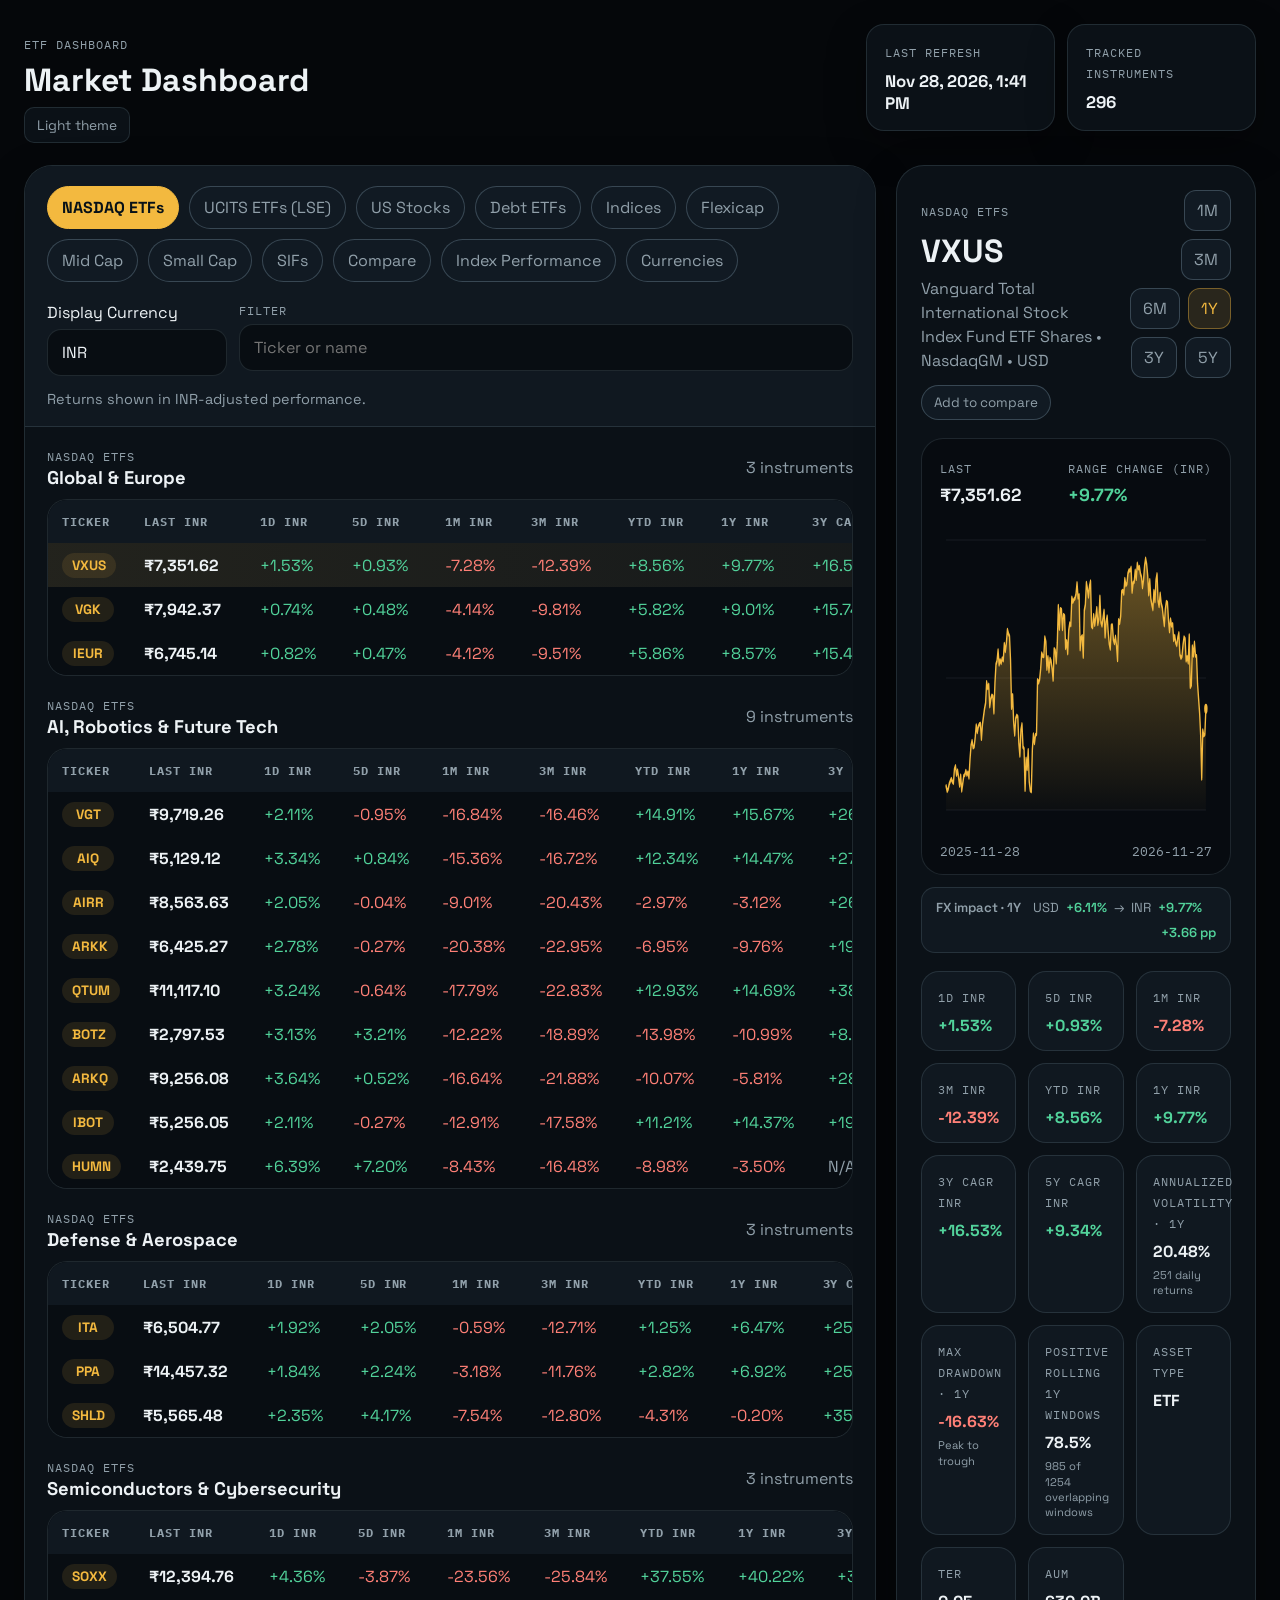
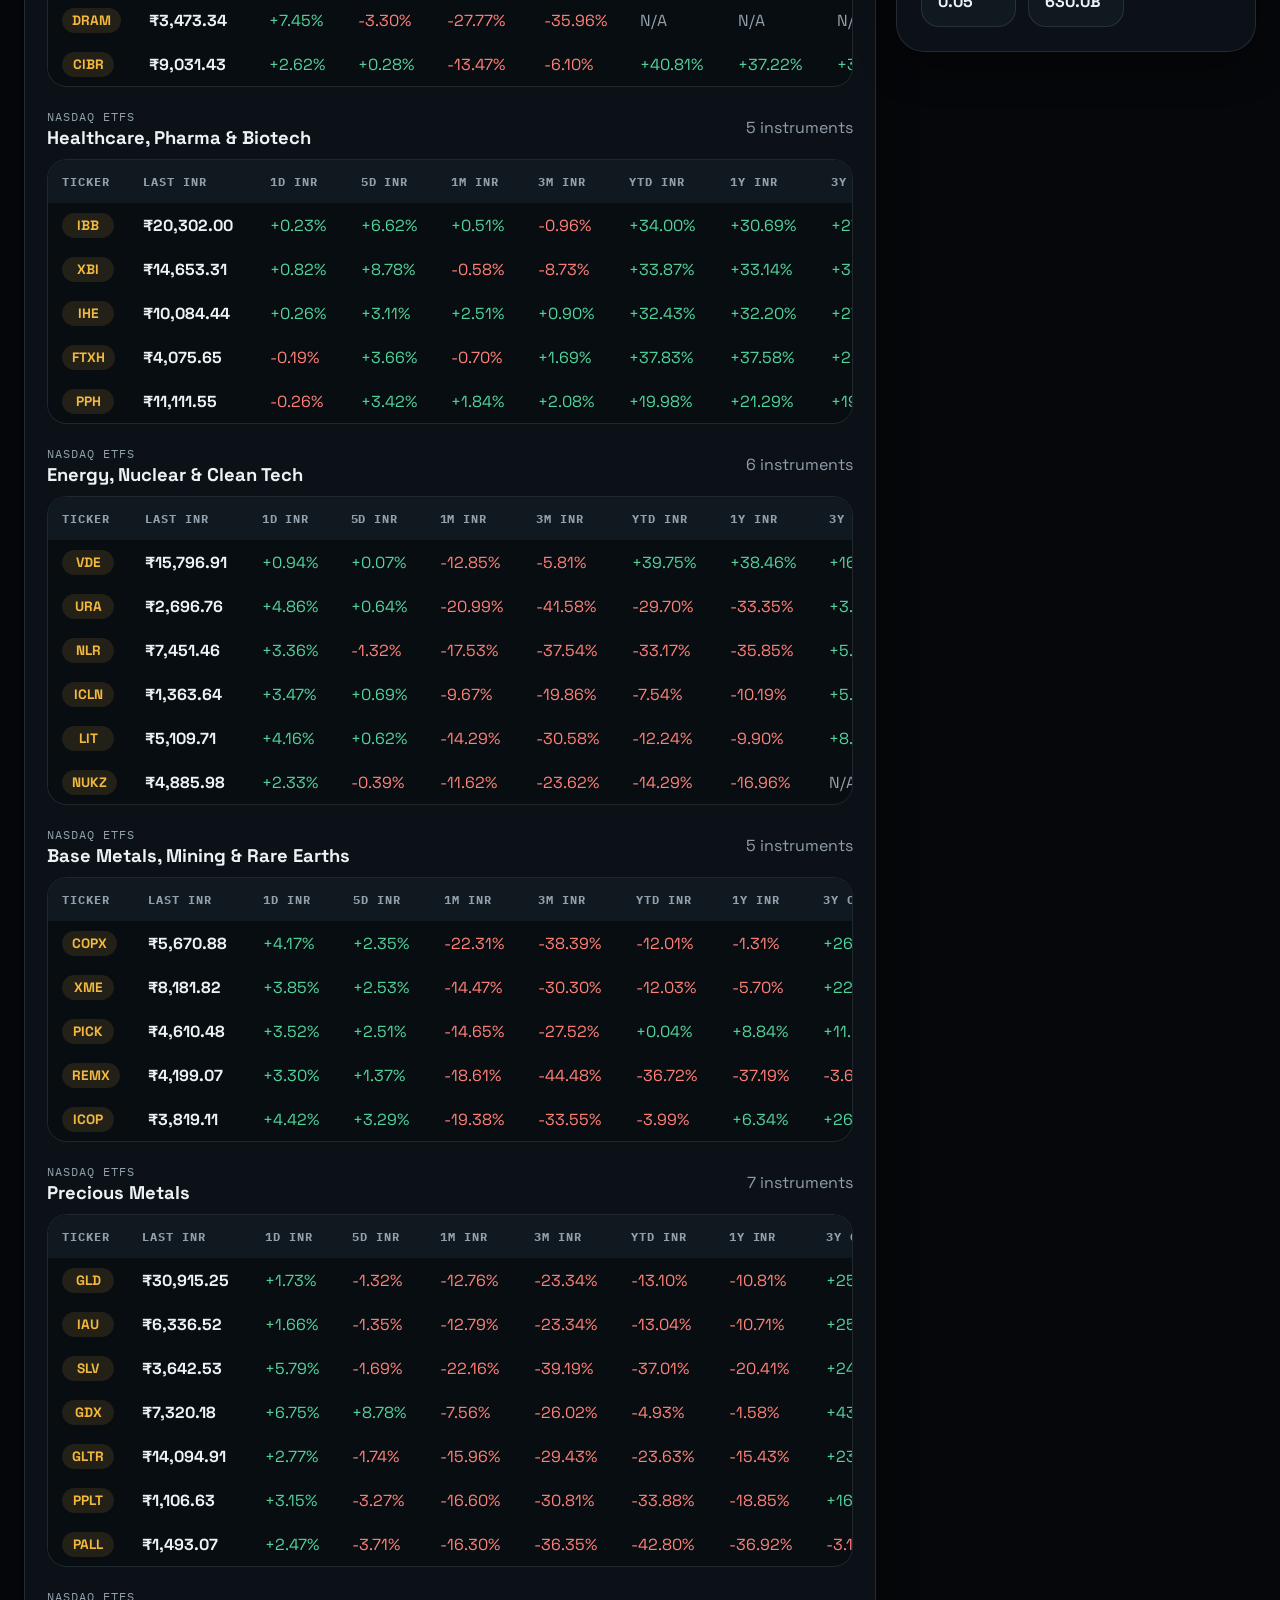
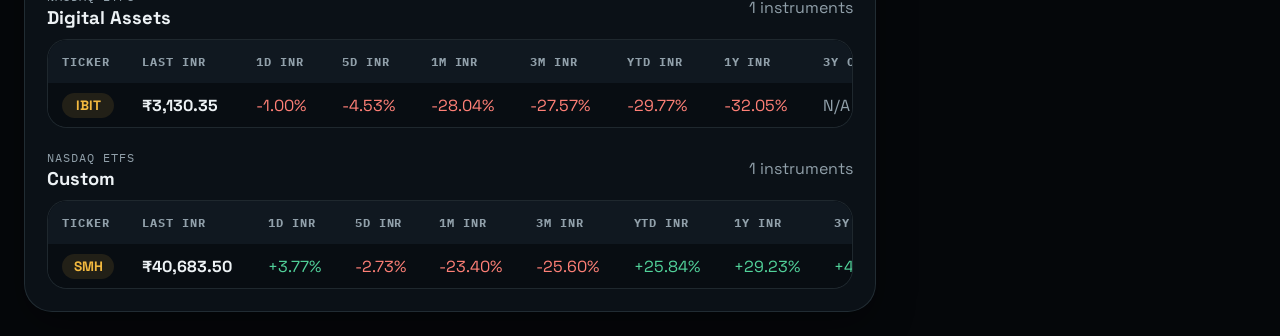
<file: index.html>
<!DOCTYPE html>
<html lang="en">
<head>
  <meta charset="UTF-8">
  <meta name="viewport" content="width=device-width, initial-scale=1.0">
  <title>ETF Dashboard</title>
  <link rel="preconnect" href="https://fonts.googleapis.com">
  <link rel="preconnect" href="https://fonts.gstatic.com" crossorigin>
  <link href="https://fonts.googleapis.com/css2?family=Space+Grotesk:wght@400;500;700&family=IBM+Plex+Mono:wght@400;500&display=swap" rel="stylesheet">
  <link rel="stylesheet" href="styles.css?v=20261125-2">
</head>
<body>
  <div class="page-shell">
    <header class="hero">
      <div class="hero-copy">
        <p class="eyebrow">ETF Dashboard</p>
        <h1>Market Dashboard</h1>
        <button id="theme-toggle" class="theme-toggle" type="button" aria-label="Switch theme">Light theme</button>
      </div>
      <div class="hero-meta">
        <div class="meta-card">
          <span class="meta-label">Last Refresh</span>
          <strong id="built-at">Loading...</strong>
        </div>
        <div class="meta-card">
          <span class="meta-label">Tracked Instruments</span>
          <strong id="instrument-count">0</strong>
        </div>
      </div>
    </header>

    <main class="dashboard">
      <section class="board-panel">
        <div class="panel-topbar">
          <div class="panel-topbar-main">
            <div class="tablist" id="tablist" role="tablist" aria-label="Market Tabs"></div>
            <div class="panel-controls">
              <label class="currency-shell" for="currency-select">
                <span>Display Currency</span>
                <select id="currency-select">
                  <option value="INR" selected>INR</option>
                  <option value="USD">USD</option>
                </select>
              </label>
              <label class="search-shell" for="search-input">
                <span>Filter</span>
                <input id="search-input" type="search" placeholder="Ticker or name">
              </label>
              <div class="mobile-sort-shell">
                <label for="mobile-sort-select">Sort by</label>
                <span class="mobile-sort-controls">
                  <select id="mobile-sort-select" aria-label="Sort instruments by"></select>
                  <button id="mobile-sort-direction" type="button" aria-label="Reverse sort order">↓</button>
                </span>
              </div>
            </div>
          </div>
          <p id="return-basis-note" class="return-basis-note"></p>
        </div>
        <div id="table-panel" class="table-panel"></div>
        <section id="comparison-panel" class="comparison-panel" hidden aria-label="Index performance comparison"></section>
        <section id="instrument-comparison-panel" class="comparison-panel" hidden aria-label="Selected instrument comparison"></section>
        <section id="currency-comparison-panel" class="comparison-panel" hidden aria-label="Currency performance comparison"></section>
      </section>

      <aside class="detail-panel" id="detail-panel">
        <div class="detail-card">
          <div class="detail-header">
            <div>
              <p class="detail-kicker" id="detail-tab-label">Loading...</p>
              <h2 id="detail-title">Market Snapshot</h2>
              <p id="detail-subtitle" class="detail-subtitle">Select a row to inspect its chart and summary.</p>
              <button id="detail-compare-toggle" class="detail-compare-button" type="button" hidden>Add to compare</button>
            </div>
            <div class="range-toggle" id="range-toggle" aria-label="Chart range"></div>
          </div>

          <div class="chart-shell">
            <div class="chart-metrics">
              <div>
                <span class="metric-label">Last</span>
                <strong id="chart-last">--</strong>
              </div>
              <div>
                <span class="metric-label" id="chart-change-label">Range Change</span>
                <strong id="chart-change">--</strong>
              </div>
            </div>
            <svg id="price-chart" class="price-chart" viewBox="0 0 800 320" preserveAspectRatio="none" aria-label="Price chart"></svg>
            <div class="chart-footer">
              <span id="chart-start">--</span>
              <span id="chart-end">--</span>
            </div>
          </div>

          <div id="currency-impact" class="currency-impact" hidden></div>
          <div id="detail-stats" class="stats-grid"></div>
        </div>
      </aside>
    </main>
  </div>

  <template id="empty-state-template">
    <div class="empty-state">
      <h3>No matches</h3>
      <p>Adjust the filter or update the configured watchlist.</p>
    </div>
  </template>

  <script src="app.js?v=20261125-4"></script>
</body>
</html>
</file>
<file: styles.css>
:root {
  --bg: #05070a;
  --bg-soft: #0a0f14;
  --panel: #0b1117;
  --panel-strong: #101820;
  --panel-muted: #16232d;
  --line: rgba(167, 202, 219, 0.14);
  --pill-bg: #111a23;
  --pill-border: rgba(167, 202, 219, 0.26);
  --text: #edf2f5;
  --text-muted: #91a0aa;
  --accent: #f3b93f;
  --accent-soft: rgba(243, 185, 63, 0.13);
  --positive: #52d39b;
  --negative: #ff8077;
  --shadow: 0 14px 38px rgba(0, 0, 0, 0.34);
  --control-bg: #080d12;
  --table-bg: #080d12;
  --header-bg: #101820;
  --chart-bg: #070b10;
  --hover-bg: rgba(255, 255, 255, 0.035);
  --active-bg: rgba(243, 185, 63, 0.08);
  --accent-contrast: #071118;
}

:root[data-theme="light"] {
  --bg: #f2f4f6;
  --bg-soft: #e7ebee;
  --panel: #ffffff;
  --panel-strong: #f8fafb;
  --panel-muted: #e9eef1;
  --line: rgba(22, 39, 50, 0.14);
  --pill-bg: #edf1f4;
  --pill-border: rgba(22, 39, 50, 0.2);
  --text: #16232d;
  --text-muted: #61717c;
  --accent: #a86600;
  --accent-soft: rgba(168, 102, 0, 0.12);
  --positive: #14784f;
  --negative: #b43d35;
  --shadow: 0 12px 32px rgba(28, 45, 56, 0.1);
  --control-bg: #ffffff;
  --table-bg: #f8fafb;
  --header-bg: #e8edf0;
  --chart-bg: #f8fafb;
  --hover-bg: rgba(22, 39, 50, 0.045);
  --active-bg: rgba(168, 102, 0, 0.08);
  --accent-contrast: #ffffff;
}

* {
  box-sizing: border-box;
}

html,
body {
  margin: 0;
  min-height: 100%;
}

body {
  background: var(--bg);
  color: var(--text);
  font-family: "Space Grotesk", "Avenir Next", "Segoe UI", sans-serif;
}

button,
input,
select {
  font: inherit;
}

.page-shell {
  max-width: 2200px;
  margin: 0 auto;
  padding: 24px;
}

.hero {
  display: flex;
  justify-content: space-between;
  align-items: flex-start;
  gap: 24px;
  margin-bottom: 22px;
}

.eyebrow,
.detail-kicker,
.meta-label,
.metric-label,
.search-shell span,
.group-label {
  color: var(--text-muted);
  font-family: "IBM Plex Mono", "Menlo", monospace;
  font-size: 0.78rem;
  letter-spacing: 0.08em;
  text-transform: uppercase;
}

.hero h1 {
  margin: 8px 0 12px;
  font-size: clamp(1.4rem, 2.5vw, 2.2rem);
  line-height: 0.95;
}

.hero-copy {
  max-width: 900px;
}

.theme-toggle {
  padding: 8px 12px;
  border: 1px solid var(--line);
  border-radius: 10px;
  background: var(--panel);
  color: var(--text-muted);
  cursor: pointer;
  font-size: 0.86rem;
}

.theme-toggle:hover {
  border-color: var(--accent);
  color: var(--accent);
}

.hero-meta {
  display: grid;
  grid-template-columns: repeat(2, minmax(160px, 1fr));
  gap: 12px;
  width: min(390px, 100%);
}

.meta-card {
  padding: 16px 18px;
  border: 1px solid var(--line);
  border-radius: 18px;
  background: var(--panel);
  box-shadow: var(--shadow);
}

.meta-card strong {
  display: block;
  margin-top: 8px;
  font-size: 1.05rem;
}

.dashboard {
  display: grid;
  grid-template-columns: minmax(0, 2.25fr) minmax(360px, 0.75fr);
  gap: 20px;
  align-items: start;
}

.board-panel,
.detail-card {
  border: 1px solid var(--line);
  border-radius: 28px;
  background: var(--panel);
  box-shadow: var(--shadow);
  backdrop-filter: blur(18px);
}

.board-panel {
  overflow: hidden;
}

.panel-topbar {
  position: sticky;
  top: 0;
  z-index: 10;
  padding: 20px 22px 18px;
  border-bottom: 1px solid var(--line);
  background: var(--panel-strong);
}

.panel-topbar-main {
  display: flex;
  justify-content: space-between;
  gap: 20px;
  align-items: flex-start;
}

.tablist {
  display: flex;
  flex: 1 1 auto;
  flex-wrap: wrap;
  gap: 10px;
  min-width: 0;
  max-width: none;
}

.tab-button {
  padding: 10px 14px;
  border: 1px solid var(--pill-border);
  border-radius: 999px;
  background: var(--pill-bg);
  color: var(--text-muted);
  cursor: pointer;
  transition: 180ms ease;
}

.tab-button:hover {
  border-color: rgba(243, 185, 63, 0.32);
  color: var(--text);
}

.tab-button.active {
  background: var(--accent);
  border-color: var(--accent);
  color: var(--accent-contrast);
  font-weight: 700;
}

.panel-controls {
  display: grid;
  grid-template-columns: minmax(150px, 180px) minmax(220px, 280px);
  gap: 12px;
  align-items: flex-start;
}

.mobile-sort-shell {
  display: none;
}

.return-basis-note {
  margin: 14px 0 0;
  color: var(--text-muted);
  font-size: 0.9rem;
}

.search-shell,
.refresh-shell {
  display: flex;
  flex-direction: column;
  gap: 6px;
}

.search-shell input,
.currency-shell select {
  width: 100%;
  padding: 12px 14px;
  border: 1px solid var(--line);
  border-radius: 14px;
  background: var(--control-bg);
  color: var(--text);
}

.currency-shell {
  display: flex;
  flex-direction: column;
  gap: 6px;
}

.currency-shell select {
  appearance: none;
  cursor: pointer;
}

.search-shell input:focus,
.currency-shell select:focus {
  outline: 1px solid rgba(243, 185, 63, 0.42);
  border-color: rgba(243, 185, 63, 0.42);
}

.refresh-button {
  padding: 12px 18px;
  border-radius: 14px;
  font-weight: 700;
}

.refresh-button {
  border: 1px solid var(--line);
  background: rgba(255, 255, 255, 0.03);
  color: var(--text);
  cursor: pointer;
}

.refresh-button:hover {
  border-color: rgba(243, 185, 63, 0.36);
  color: var(--accent);
}

.refresh-button:disabled {
  cursor: progress;
  opacity: 0.7;
}

.refresh-status {
  min-height: 1.2rem;
  margin: 0;
  font-size: 0.88rem;
}

.status-success {
  color: var(--positive);
}

.status-error {
  color: var(--negative);
}

.status-loading {
  color: var(--accent);
}

.table-panel {
  padding: 18px 22px 22px;
}

.group-block + .group-block {
  margin-top: 18px;
}

.group-heading {
  display: flex;
  justify-content: space-between;
  align-items: center;
  gap: 12px;
  padding: 0 0 10px;
}

.group-heading h3 {
  margin: 0;
  font-size: 1.15rem;
}

.table-shell {
  overflow: auto;
  border: 1px solid var(--line);
  border-radius: 20px;
  background: var(--table-bg);
}

.mobile-cards {
  display: none;
}

table {
  width: 100%;
  min-width: 1180px;
  border-collapse: collapse;
}

thead th {
  position: sticky;
  top: 0;
  z-index: 2;
  padding: 14px;
  background: var(--header-bg);
  color: var(--text-muted);
  font-family: "IBM Plex Mono", "Menlo", monospace;
  font-size: 0.76rem;
  letter-spacing: 0.08em;
  text-align: left;
  text-transform: uppercase;
  white-space: nowrap;
}

th.sortable {
  cursor: pointer;
}

th.sortable:hover {
  color: var(--text);
}

th.sorted {
  color: var(--accent);
}

tbody td {
  padding: 8px 14px; /* Reduced vertical padding from 14px */
  vertical-align: middle;
}

tbody tr {
  cursor: pointer;
  transition: background 160ms ease, transform 160ms ease;
}

tbody tr:hover {
  background: var(--hover-bg);
}

tbody tr.active {
  background:
    linear-gradient(90deg, var(--active-bg), transparent),
    var(--hover-bg);
}

.ticker-cell {
  font-weight: 700;
  width: 1%;
}

.ticker-pill {
  display: inline-flex;
  align-items: center;
  justify-content: center;
  min-width: 52px;
  padding: 4px 10px;
  font-size: 0.85rem;
  border-radius: 999px;
  background: rgba(243, 185, 63, 0.11);
  color: var(--accent);
}

.name-cell strong {
  font-size: 0.9rem; /* Smaller instrument names */
}

.name-cell.stock-name-cell strong {
  font-size: 1rem;
}

.subdued {
  color: var(--text-muted);
}

.value-positive,
.change-positive {
  color: var(--positive);
}

.value-negative,
.change-negative {
  color: var(--negative);
}

.value-neutral {
  color: var(--text-muted);
}

.aum-pill {
  display: inline-flex;
  padding: 5px 10px;
  border-radius: 999px;
  background: rgba(82, 211, 155, 0.12);
  color: #a7f0d0;
  font-family: "IBM Plex Mono", "Menlo", monospace;
  font-size: 0.84rem;
}

.detail-card {
  position: sticky;
  top: 24px;
  padding: 24px;
}

.detail-header {
  display: flex;
  justify-content: space-between;
  gap: 16px;
  align-items: flex-start;
  margin-bottom: 18px;
}

.detail-header h2 {
  margin: 8px 0 6px;
  font-size: 2rem;
}

.detail-subtitle {
  margin: 0;
  color: var(--text-muted);
  line-height: 1.5;
}

.detail-compare-button {
  margin-top: 12px;
  padding: 8px 12px;
  border: 1px solid var(--pill-border);
  border-radius: 999px;
  background: var(--pill-bg);
  color: var(--text-muted);
  cursor: pointer;
  font-size: 0.84rem;
  transition: border-color 160ms ease, color 160ms ease, background 160ms ease;
}

.detail-compare-button:hover,
.detail-compare-button[aria-pressed="true"] {
  border-color: var(--accent);
  background: var(--accent-soft);
  color: var(--accent);
}

.detail-compare-button:disabled {
  cursor: not-allowed;
  opacity: 0.55;
}

.range-toggle {
  display: flex;
  flex-wrap: wrap;
  justify-content: flex-end;
  gap: 8px;
}

.range-button {
  padding: 9px 12px;
  border: 1px solid var(--pill-border);
  border-radius: 12px;
  background: var(--pill-bg);
  color: var(--text-muted);
  cursor: pointer;
}

.range-button.active {
  border-color: rgba(243, 185, 63, 0.4);
  background: var(--accent-soft);
  color: var(--accent);
}

.chart-shell {
  padding: 18px 18px 14px;
  border: 1px solid var(--line);
  border-radius: 22px;
  background: var(--chart-bg);
}

.chart-metrics {
  display: flex;
  justify-content: space-between;
  gap: 12px;
  margin-bottom: 12px;
}

.chart-metrics strong {
  display: block;
  margin-top: 6px;
  font-size: 1.1rem;
}

.price-chart {
  width: 100%;
  height: 320px;
  overflow: visible;
}

.chart-grid {
  stroke: var(--line);
  stroke-width: 1;
}

.chart-area {
  fill: url(#chartGradient);
}

.chart-line {
  fill: none;
  stroke: var(--accent);
  stroke-width: 4;
  stroke-linecap: round;
  stroke-linejoin: round;
}

.chart-dot {
  fill: var(--accent);
}

.chart-footer {
  display: flex;
  justify-content: space-between;
  gap: 12px;
  color: var(--text-muted);
  font-family: "IBM Plex Mono", "Menlo", monospace;
  font-size: 0.82rem;
}

.currency-impact {
  display: flex;
  align-items: center;
  flex-wrap: wrap;
  gap: 8px 12px;
  margin-top: 12px;
  padding: 11px 14px;
  border: 1px solid var(--line);
  border-radius: 14px;
  background: var(--panel-strong);
  color: var(--text-muted);
  font-size: 0.82rem;
}

.currency-impact[hidden] {
  display: none;
}

.currency-impact-heading {
  font-weight: 600;
}

.currency-impact-returns {
  display: inline-flex;
  align-items: center;
  gap: 7px;
  white-space: nowrap;
}

.currency-impact-returns strong,
.currency-impact-delta {
  font-weight: 600;
}

.currency-impact-arrow {
  color: var(--text-muted);
}

.currency-impact-delta {
  margin-left: auto;
  white-space: nowrap;
}

.dashboard.comparison-mode {
  grid-template-columns: minmax(0, 1fr);
}

.dashboard.comparison-mode .detail-panel,
.dashboard.comparison-mode .search-shell,
.dashboard.comparison-mode .mobile-sort-shell {
  display: none;
}

.dashboard.comparison-mode .panel-controls {
  grid-template-columns: minmax(150px, 180px);
}

.dashboard.currency-comparison-mode .currency-shell {
  display: none;
}

.comparison-panel {
  padding: clamp(18px, 3vw, 36px);
  color: #eef4ff;
  background:
    radial-gradient(ellipse at 88% 0%, rgba(61, 104, 173, 0.15), transparent 36%),
    linear-gradient(145deg, #0b1220 0%, #080d16 54%, #0b111b 100%);
  border-radius: 0 0 27px 27px;
}

.comparison-heading {
  display: flex;
  align-items: flex-start;
  justify-content: space-between;
  gap: 24px;
  margin-bottom: 26px;
}

.comparison-eyebrow {
  color: #7f9bb8;
  font: 500 0.74rem "IBM Plex Mono", "Menlo", monospace;
  letter-spacing: 0.13em;
  text-transform: uppercase;
}

.comparison-heading h2,
.comparison-empty h2 {
  margin: 8px 0 7px;
  font-size: clamp(1.5rem, 2.4vw, 2.2rem);
  letter-spacing: -0.04em;
}

.comparison-heading p,
.comparison-empty p {
  margin: 0;
  color: #96a5b8;
  font-size: 0.96rem;
  line-height: 1.55;
}

.comparison-empty-inline {
  margin-top: 18px;
  padding: 20px;
  border: 1px solid rgba(151, 175, 204, 0.14);
  border-radius: 16px;
  background: rgba(17, 27, 42, 0.55);
}

.comparison-empty-inline h2 {
  margin: 0 0 7px;
  font-size: 1.1rem;
}

.comparison-selection {
  display: flex;
  flex-wrap: wrap;
  gap: 8px;
  margin: -8px 0 20px;
}

.comparison-selection-chip {
  display: inline-flex;
  align-items: center;
  gap: 9px;
  max-width: min(100%, 380px);
  padding: 7px 8px 7px 12px;
  border: 1px solid color-mix(in srgb, var(--series-color) 38%, transparent);
  border-radius: 999px;
  background: color-mix(in srgb, var(--series-color) 9%, #0b1220);
  color: #dce7f5;
  font-size: 0.82rem;
}

.comparison-selection-chip > span {
  overflow: hidden;
  text-overflow: ellipsis;
  white-space: nowrap;
}

.comparison-selection-chip button {
  display: grid;
  width: 23px;
  height: 23px;
  flex: 0 0 auto;
  place-items: center;
  border: 0;
  border-radius: 50%;
  background: color-mix(in srgb, var(--series-color) 20%, transparent);
  color: #eef4ff;
  cursor: pointer;
  font-size: 1.05rem;
  line-height: 1;
}

.comparison-selection-chip button:hover {
  background: color-mix(in srgb, var(--series-color) 40%, transparent);
}

.instrument-comparison-ranges {
  flex-wrap: wrap;
}

.comparison-ranges {
  display: flex;
  gap: 5px;
  padding: 5px;
  border: 1px solid rgba(151, 175, 204, 0.13);
  border-radius: 14px;
  background: rgba(4, 9, 17, 0.76);
  flex: 0 0 auto;
}

.comparison-section + .comparison-section {
  margin-top: 24px;
}

.comparison-section {
  max-width: 1400px;
  margin-inline: auto;
}

.risk-section {
  max-width: 1400px;
  margin: 28px auto 0;
}

.risk-section-heading {
  display: flex;
  align-items: baseline;
  justify-content: space-between;
  gap: 16px;
  margin-bottom: 12px;
}

.risk-section-heading h3 {
  margin: 0;
  color: #dce7f5;
  font-size: 1.08rem;
}

.risk-section-heading p {
  max-width: 820px;
  margin: 0;
  color: #8293a9;
  font-size: 0.76rem;
  line-height: 1.5;
}

.risk-grid {
  display: grid;
  grid-template-columns: repeat(auto-fit, minmax(300px, 1fr));
  gap: 10px;
}

.risk-card {
  min-width: 0;
  padding: 14px;
  border: 1px solid rgba(151, 175, 204, 0.13);
  border-radius: 16px;
  background: rgba(17, 27, 42, 0.68);
}

.risk-card h4 {
  display: flex;
  align-items: center;
  gap: 8px;
  overflow: hidden;
  margin: 0 0 13px;
  color: #dce7f5;
  font-size: 0.88rem;
  font-weight: 500;
  text-overflow: ellipsis;
  white-space: nowrap;
}

.risk-card h4 i {
  width: 8px;
  height: 8px;
  flex: 0 0 auto;
  border-radius: 50%;
  background: var(--series-color);
  box-shadow: 0 0 12px color-mix(in srgb, var(--series-color) 60%, transparent);
}

.risk-metrics {
  display: grid;
  grid-template-columns: repeat(3, minmax(0, 1fr));
  gap: 9px;
}

.risk-metric {
  display: grid;
  align-content: start;
  gap: 6px;
  min-width: 0;
}

.risk-metric > span {
  color: #8293a9;
  font: 0.66rem/1.35 "IBM Plex Mono", "Menlo", monospace;
  text-transform: uppercase;
}

.risk-metric > strong {
  color: #e8eef7;
  font: 500 0.98rem "IBM Plex Mono", "Menlo", monospace;
  white-space: nowrap;
}

.risk-metric > small {
  color: #73859b;
  font-size: 0.65rem;
  line-height: 1.35;
}

.risk-metric-consistency > strong {
  color: #f5c66d;
}

.comparison-section h3 {
  margin: 0 0 12px;
  color: #dce7f5;
  font-size: 1.08rem;
  letter-spacing: -0.02em;
}

.comparison-range-button {
  min-width: 48px;
  padding: 9px 12px;
  border: 1px solid rgba(151, 175, 204, 0.18);
  border-radius: 10px;
  background: rgba(18, 29, 44, 0.72);
  color: #94a4b8;
  cursor: pointer;
  font: 500 0.82rem "IBM Plex Mono", "Menlo", monospace;
  transition: color 160ms ease, background 160ms ease, box-shadow 160ms ease;
}

.comparison-range-button:hover {
  color: #f4f7fc;
}

.comparison-range-button.active {
  border-color: rgba(245, 184, 75, 0.42);
  background: #1a2a42;
  color: #f5c66d;
  box-shadow: inset 0 0 0 1px rgba(245, 184, 75, 0.17), 0 3px 12px rgba(0, 0, 0, 0.2);
}

.comparison-legend {
  display: grid;
  grid-template-columns: repeat(5, minmax(0, 1fr));
  gap: 10px;
  margin-bottom: 16px;
}

#currency-comparison-panel .comparison-legend {
  grid-template-columns: repeat(3, minmax(0, 1fr));
}

.comparison-legend-item {
  min-width: 0;
  padding: 14px 15px;
  border: 1px solid rgba(151, 175, 204, 0.12);
  border-radius: 15px;
  background: rgba(17, 27, 42, 0.7);
}

.comparison-legend-name {
  display: flex;
  align-items: center;
  gap: 8px;
  overflow: hidden;
  color: #aebbd0;
  font-size: 0.78rem;
  text-overflow: ellipsis;
  white-space: nowrap;
}

.comparison-legend-name i {
  width: 8px;
  height: 8px;
  flex: 0 0 auto;
  border-radius: 50%;
  background: var(--series-color);
  box-shadow: 0 0 12px color-mix(in srgb, var(--series-color) 60%, transparent);
}

.comparison-legend-item strong {
  display: block;
  margin: 10px 0 0 16px;
  font: 500 1.1rem "IBM Plex Mono", "Menlo", monospace;
}

.comparison-legend-item small {
  display: block;
  margin: 5px 0 0 16px;
  color: #96a5b8;
  font: 0.78rem "IBM Plex Mono", "Menlo", monospace;
}

.comparison-chart-card {
  overflow: hidden;
  padding: 17px 18px 13px;
  border: 1px solid rgba(151, 175, 204, 0.14);
  border-radius: 20px;
  background: linear-gradient(180deg, rgba(12, 20, 32, 0.98), rgba(8, 14, 23, 0.98));
  box-shadow: 0 18px 50px rgba(0, 0, 0, 0.25);
}

.comparison-chart-meta {
  display: flex;
  justify-content: space-between;
  gap: 12px;
  padding: 0 8px;
  color: #7f90a6;
  font: 0.76rem "IBM Plex Mono", "Menlo", monospace;
}

.comparison-chart-meta b {
  color: #d8e2f0;
  font-weight: 500;
}

.comparison-chart-meta i {
  padding: 0 4px;
  color: #42536b;
  font-style: normal;
}

.comparison-chart {
  display: block;
  width: 100%;
  height: auto;
  margin-top: 10px;
  overflow: visible;
}

.comparison-gridline {
  stroke: rgba(158, 178, 205, 0.13);
  stroke-width: 1;
}

.comparison-baseline {
  stroke: #ffffff;
  stroke-width: 1.5;
}

.comparison-zero-label {
  fill: #ffffff;
  font-weight: 600;
}

.comparison-x-tick {
  stroke: rgba(158, 178, 205, 0.07);
  stroke-dasharray: 3 8;
  stroke-width: 1;
}

.comparison-y-label,
.comparison-x-label {
  fill: #74859b;
  font: 12px "IBM Plex Mono", "Menlo", monospace;
}

.comparison-line {
  fill: none;
  stroke-width: 3;
  stroke-linecap: round;
  stroke-linejoin: round;
  vector-effect: non-scaling-stroke;
  transition: opacity 200ms ease;
}

.comparison-line-glow {
  filter: blur(5px);
  opacity: 0.2;
  stroke-width: 8;
}

.comparison-endpoint-halo {
  opacity: 0.17;
}

.comparison-endpoint {
  stroke: #0b111b;
  stroke-width: 2;
}

.comparison-footnote {
  margin: 13px 3px 0;
  color: #75869b;
  font-size: 0.78rem;
  line-height: 1.5;
}

.comparison-empty {
  min-height: 340px;
  display: grid;
  align-content: center;
  justify-items: center;
  text-align: center;
}

.stats-grid {
  display: grid;
  grid-template-columns: repeat(3, minmax(0, 1fr));
  gap: 12px;
  margin-top: 18px;
}

.stat-card {
  padding: 14px 16px;
  border: 1px solid var(--line);
  border-radius: 18px;
  background: var(--panel-strong);
}

.stat-card strong {
  display: block;
  margin-top: 8px;
  font-size: 1rem;
}

.stat-card small {
  display: block;
  margin-top: 6px;
  color: var(--text-muted);
  font-size: 0.7rem;
  line-height: 1.35;
}

.empty-state {
  padding: 44px 18px;
  text-align: center;
}

.empty-state h3 {
  margin: 0 0 8px;
}

.empty-state p {
  margin: 0;
  color: var(--text-muted);
}

@media (max-width: 1440px) {
  .panel-topbar-main {
    flex-direction: column;
  }

  .panel-controls {
    width: 100%;
    grid-template-columns: minmax(150px, 180px) minmax(220px, 1fr);
  }

  .tablist {
    width: 100%;
  }
}

@media (max-width: 1240px) {
  .dashboard {
    grid-template-columns: 1fr;
  }

  .detail-card {
    position: static;
  }
}

@media (max-width: 980px) {
  .page-shell {
    padding: 18px;
  }

  .hero,
  .detail-header,
  .chart-metrics {
    flex-direction: column;
  }

  .hero-meta {
    width: 100%;
    grid-template-columns: 1fr;
  }

  .panel-controls {
    grid-template-columns: 1fr;
  }

  .comparison-heading {
    flex-direction: column;
    align-items: stretch;
  }

  .comparison-ranges {
    align-self: flex-start;
  }

  .comparison-legend {
    grid-template-columns: repeat(3, minmax(0, 1fr));
  }

  .stats-grid {
    grid-template-columns: repeat(2, minmax(0, 1fr));
  }
}

@media (max-width: 720px) {
  .page-shell {
    padding: 12px;
  }

  .hero {
    gap: 14px;
    margin-bottom: 14px;
  }

  .hero-meta {
    gap: 8px;
  }

  .meta-card {
    padding: 12px 14px;
    border-radius: 14px;
  }

  .board-panel,
  .detail-card {
    border-radius: 18px;
  }

  .panel-topbar {
    position: static;
    padding: 14px;
  }

  .dashboard.comparison-mode .panel-controls {
    grid-template-columns: minmax(120px, 1fr);
  }

  .tablist {
    width: 100%;
    max-width: none;
    gap: 7px;
  }

  .tab-button {
    padding: 8px 11px;
    font-size: 0.86rem;
  }

  .panel-controls {
    grid-template-columns: minmax(0, 1fr);
    gap: 10px;
  }

  .search-shell input,
  .currency-shell select,
  .mobile-sort-shell select {
    min-width: 0;
    padding: 10px 12px;
  }

  .mobile-sort-shell {
    display: flex;
    flex-direction: column;
    gap: 6px;
  }

  .mobile-sort-shell > label {
    color: var(--text-muted);
    font-family: "IBM Plex Mono", "Menlo", monospace;
    font-size: 0.78rem;
    letter-spacing: 0.08em;
    text-transform: uppercase;
  }

  .mobile-sort-controls {
    display: grid;
    grid-template-columns: minmax(0, 1fr) 44px;
    gap: 8px;
  }

  .mobile-sort-controls select,
  .mobile-sort-controls button {
    border: 1px solid var(--line);
    border-radius: 12px;
    background: var(--control-bg);
    color: var(--text);
  }

  .mobile-sort-controls button {
    min-height: 42px;
    font-size: 1.1rem;
    cursor: pointer;
  }

  .return-basis-note {
    margin-top: 10px;
    font-size: 0.82rem;
    line-height: 1.4;
  }

  .table-panel {
    padding: 12px;
  }

  .comparison-panel {
    padding: 20px 14px 18px;
    border-radius: 0 0 17px 17px;
  }

  .comparison-heading {
    gap: 16px;
    margin-bottom: 19px;
  }

  .comparison-heading p {
    font-size: 0.88rem;
  }

  .risk-section-heading {
    align-items: flex-start;
    flex-direction: column;
    gap: 6px;
  }

  .risk-grid {
    grid-template-columns: minmax(0, 1fr);
  }

  .risk-metrics {
    gap: 7px;
  }

  .risk-metric > span {
    font-size: 0.61rem;
  }

  .risk-metric > strong {
    font-size: 0.88rem;
  }

  .risk-metric > small {
    font-size: 0.61rem;
  }

  .comparison-ranges {
    width: 100%;
  }

  .comparison-range-button {
    min-width: 0;
    flex: 1;
    padding: 9px 7px;
  }

  .instrument-comparison-ranges .comparison-range-button {
    flex: 1 0 calc(25% - 5px);
  }

  .comparison-legend {
    grid-template-columns: repeat(2, minmax(0, 1fr));
    gap: 8px;
  }

  #currency-comparison-panel .comparison-legend {
    grid-template-columns: repeat(2, minmax(0, 1fr));
  }

  .comparison-legend-item {
    padding: 11px 10px;
  }

  .comparison-legend-name {
    font-size: 0.71rem;
  }

  .comparison-legend-item strong {
    margin-top: 8px;
    font-size: 0.95rem;
  }

  .comparison-chart-card {
    padding: 13px 9px 11px;
    border-radius: 15px;
  }

  .comparison-chart-meta {
    flex-direction: column;
    gap: 5px;
    padding: 0 4px;
    font-size: 0.67rem;
  }

  .comparison-chart-meta b {
    display: block;
    margin-top: 3px;
  }

  .comparison-y-label,
  .comparison-x-label {
    font-size: 10px;
  }

  .comparison-footnote {
    font-size: 0.72rem;
  }

  .group-heading {
    padding-bottom: 8px;
  }

  .group-heading h3 {
    font-size: 1rem;
  }

  .table-shell {
    display: none;
  }

  .mobile-cards {
    display: grid;
    gap: 10px;
  }

  .instrument-card {
    min-width: 0;
    overflow: hidden;
    border: 1px solid var(--line);
    border-radius: 16px;
    background: var(--table-bg);
  }

  .instrument-card.selected {
    border-color: var(--accent);
    box-shadow: 0 0 0 1px var(--accent-soft);
  }

  .instrument-card-main {
    display: block;
    width: 100%;
    padding: 13px;
    border: 0;
    background: transparent;
    color: inherit;
    text-align: left;
    cursor: pointer;
  }

  .instrument-card-actions {
    display: flex;
    justify-content: flex-end;
    padding: 0 13px 10px;
  }

  .instrument-card-compare {
    padding: 6px 10px;
    border: 1px solid var(--pill-border);
    border-radius: 999px;
    background: var(--pill-bg);
    color: var(--text-muted);
    cursor: pointer;
    font-size: 0.76rem;
  }

  .instrument-card-compare[aria-pressed="true"] {
    border-color: var(--accent);
    background: var(--accent-soft);
    color: var(--accent);
  }

  .instrument-card-compare:disabled {
    cursor: not-allowed;
    opacity: 0.55;
  }

  .instrument-card-main:focus-visible,
  .mobile-sort-controls button:focus-visible,
  .instrument-card-more summary:focus-visible {
    outline: 2px solid var(--accent);
    outline-offset: 2px;
  }

  .instrument-card-heading {
    display: flex;
    justify-content: space-between;
    align-items: flex-start;
    gap: 10px;
  }

  .instrument-card-identity {
    display: grid;
    justify-items: start;
    gap: 7px;
    min-width: 0;
  }

  .instrument-card-identity > strong {
    overflow-wrap: anywhere;
    font-size: 0.95rem;
    line-height: 1.3;
  }

  .instrument-card-identity > .stock-card-name {
    font-size: 1rem;
  }

  .instrument-card-meta {
    overflow-wrap: anywhere;
    font-size: 0.68rem;
    line-height: 1.3;
  }

  .instrument-card-price {
    display: grid;
    justify-items: end;
    flex: 0 0 auto;
    gap: 4px;
  }

  .instrument-card-price .metric-label {
    font-size: 0.65rem;
  }

  .instrument-card-price > span:last-child {
    font-size: 0.95rem;
  }

  .mobile-metrics {
    display: grid;
    grid-template-columns: repeat(5, minmax(0, 1fr));
    gap: 6px;
    margin-top: 14px;
  }

  .mobile-metric {
    display: grid;
    gap: 4px;
    min-width: 0;
  }

  .mobile-metric > span {
    color: var(--text-muted);
    font-family: "IBM Plex Mono", "Menlo", monospace;
    font-size: 0.61rem;
    letter-spacing: 0.02em;
  }

  .mobile-metric strong {
    font-size: 0.8rem;
    white-space: nowrap;
  }

  .instrument-card-more {
    border-top: 1px solid var(--line);
  }

  .instrument-card-more summary {
    padding: 10px 13px;
    color: var(--accent);
    font-size: 0.82rem;
    cursor: pointer;
  }

  .mobile-detail-metrics {
    display: grid;
    grid-template-columns: repeat(2, minmax(0, 1fr));
    gap: 8px;
    padding: 0 13px 13px;
  }

  .mobile-detail-metric {
    display: grid;
    align-content: start;
    gap: 4px;
    min-width: 0;
    padding: 9px;
    border-radius: 10px;
    background: var(--panel-strong);
  }

  .mobile-detail-metric > span {
    color: var(--text-muted);
    font-family: "IBM Plex Mono", "Menlo", monospace;
    font-size: 0.65rem;
    text-transform: uppercase;
  }

  .mobile-detail-metric > strong,
  .mobile-detail-metric > strong > strong {
    overflow-wrap: anywhere;
    font-size: 0.8rem;
  }

  .detail-card {
    padding: 16px;
  }

  .detail-header h2 {
    font-size: 1.5rem;
  }

  .range-toggle {
    justify-content: flex-start;
  }

  .chart-shell {
    padding: 12px;
  }

  .price-chart {
    height: 220px;
  }

  .stats-grid {
    grid-template-columns: repeat(2, minmax(0, 1fr));
    gap: 8px;
  }

  .stat-card {
    min-width: 0;
    padding: 11px;
    overflow-wrap: anywhere;
  }

  .stat-card .metric-label {
    font-size: 0.68rem;
  }

  .stat-card small {
    font-size: 0.64rem;
  }
}

@media (max-width: 360px) {
  .mobile-metrics {
    grid-template-columns: repeat(3, minmax(0, 1fr));
  }
}
</file>
